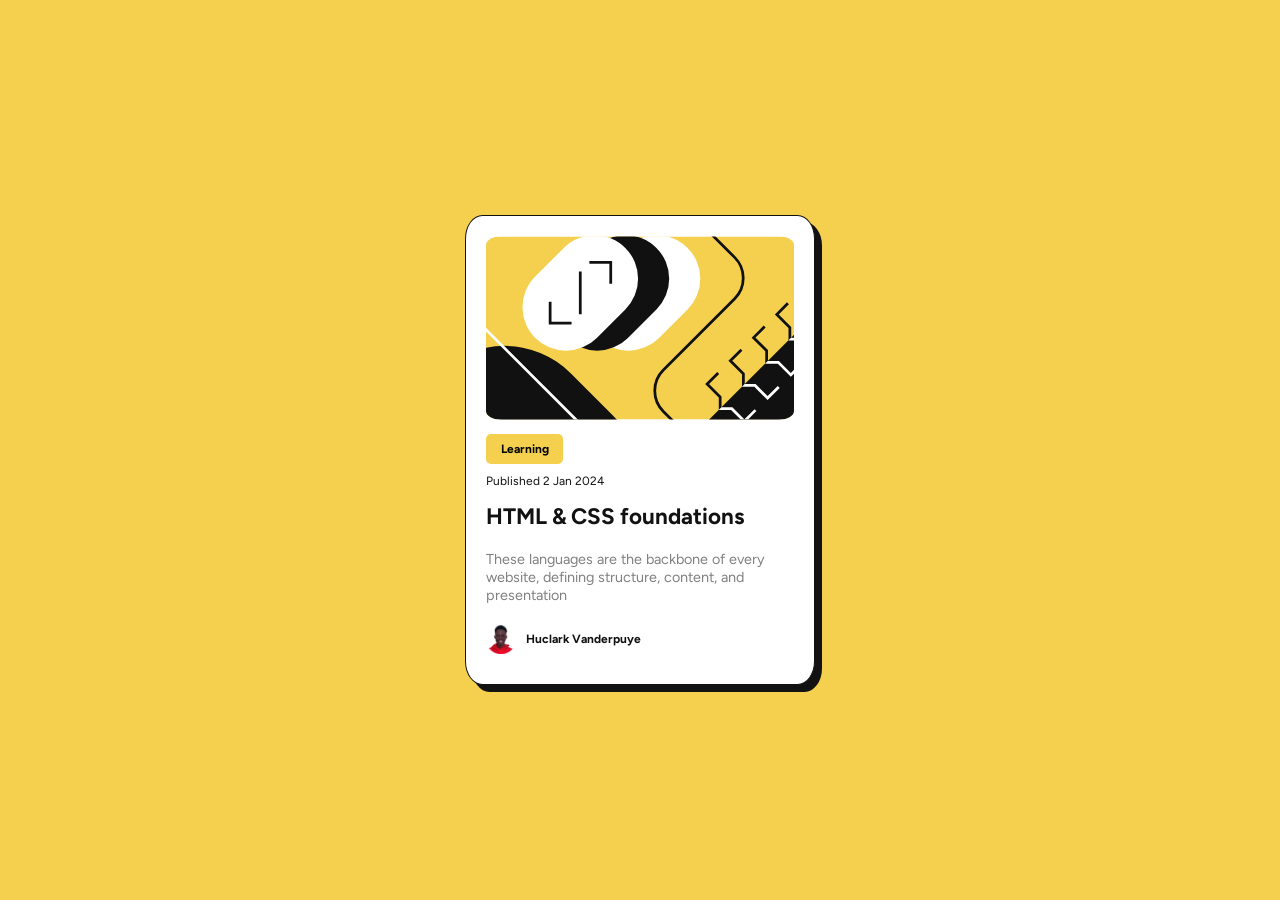
<file: blog_preview_card/index.html>
<!DOCTYPE html>
<html lang="en">
  <head>
    <meta charset="UTF-8" />
    <meta name="viewport" content="width=device-width, initial-scale=1.0" />
    <meta
      name="description"
      content="Frontend mentor blog preview card project"
    />
    <link rel="stylesheet" href="styles.css" />
    <title>Blog preview card</title>
  </head>
  <body>
    <main>
      <figure>
        <img src="./assets/images/cover-photo.svg" alt="illustration" />
      </figure>

      <div class="blog-details">
        <button type="button" class="blog-tag">Learning</button>
        <p class="blog-date">Published 2 Jan 2024</p>
        <h1 class="blog-heading">
          <a href="" class="text-link">HTML & CSS foundations</a>
        </h1>
        <p class="blog-description">
          These languages are the backbone of every website, defining structure,
          content, and presentation
        </p>

        <div class="author">
          <img src="./assets/images/profile-pic.png" alt="Huclark Vanderpuye" />
          <span><a href="" class="text-link">Huclark Vanderpuye</a></span>
        </div>
      </div>
    </main>
  </body>
</html>
</file>
<file: blog_preview_card/styles.css>
@import url("https://fonts.googleapis.com/css2?family=Figtree:wght@600;800&display=swap");

* {
  margin: 0;
  box-sizing: border-box;
  padding: 0;
}

body {
  display: flex;
  font-family: "Figtree", sans-serif;
  color: hsl(0, 0%, 7%);
  background-color: hsl(47, 88%, 63%);
  justify-content: center;
  align-items: center;
  height: 100vh;
}

main {
  display: flex;
  flex-direction: column;
  align-items: flex-start;
  background-color: hsl(0, 0%, 100%);
  justify-content: center;
  max-width: 350px;
  padding: 20px;
  border-radius: 5%;
  border: 1.5px solid hsl(0, 0%, 7%);
  box-shadow: 7px 7px hsl(0, 0%, 7%);
}

figure {
  max-width: 100%;
}

figure img {
  max-width: 100%;
  height: auto; /*maintain image's aspect-ratio*/
  border-radius: 5%;
}

.blog-details {
  padding: 10px 0;
}

.blog-tag {
  display: block;
  background-color: hsl(47, 88%, 63%);
  border-radius: 5px;
  width: 25%;
  height: 30px;
  border: none;
  font-weight: bolder;
  font-size: 0.75em;
  font-family: "Figtree", sans-serif;
  overflow: hidden;
}

.blog-date {
  margin-top: 10px;
  font-size: 0.75em;
}

h1 {
  font-size: 1.4em;
  margin-top: 15px;
}

.text-link {
  color: inherit;
  text-decoration: none;
  transition: color 0.4s;
}

.text-link:hover {
  color: hsl(47, 88%, 63%);
  transition-delay: 0.2s;
}

.blog-description {
  margin-top: 20px;
  font-size: 0.9em;
  color: hsl(0, 0%, 50%);
}

.author {
  display: flex;
  align-items: center;
  margin-top: 20px;
}

.author img {
  height: 30px;
  max-width: 100%;
  margin-right: 10px;
}

span {
  font-family: "Figtree", sans-serif;
  font-weight: bolder;
  font-size: 0.75em;
}
</file>
